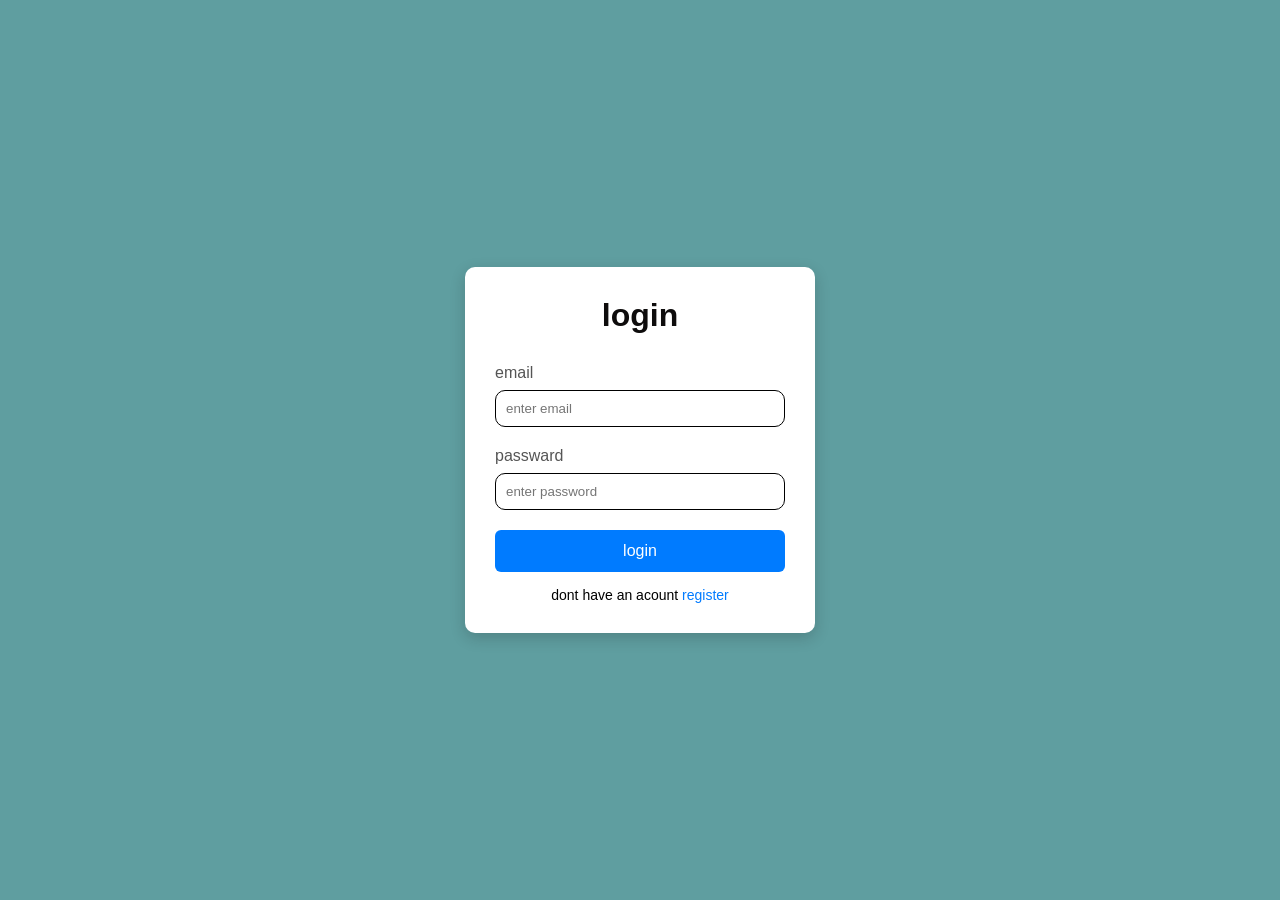
<file: abdul qadir/index.html>
<!DOCTYPE html>
<html lang="en">
<head>
    <meta charset="UTF-8">
    <meta name="viewport" content="width=device-width, initial-scale=1.0">
    <title>Document</title>
    <link rel="stylesheet" href="index.css">
</head>
<body>
    <div class="login-box">
<h1>login</h1>
<form id="loginform">
    <div class="input-box">
        <label >
            email
        </label>
        <input type="text" class="email" placeholder="enter email " required>
    </div>

      <div class="input-box">
        <label >
            passward
        </label>
        <input type="text" class="password" placeholder="enter password " required>
    </div>
    <button type="submit" class="btn">login</button>
 <p class="error" id="error"></p>
    <div class="extra">
        <p>dont have an acount <a href="#">register</a></p>
    </div>
</form>
  </div>  
  <script src="index.js"></script>
</body>
</html>
</file>
<file: abdul qadir/index.css>
*{margin: 0;
padding: 0;
box-sizing: border-box;
font-family: Arial, Helvetica, sans-serif;

}


body{
    height: 100vh;
    display: flex;
    justify-content: center;
    align-items: center;
    background-color: cadetblue;
}
.login-box{
    width: 350px;
    background-color: #fff;
padding: 30px;
border-radius: 10px;
      box-shadow:0 5px 15px rgba(24, 23, 23, 0.2);
}
.login-box h1{
    text-align: center;
margin-bottom: 30px ;
color: #0e0c0c;

}
.input-box{
    margin-bottom: 20px;
}
.input-box label{
    display: block;
    margin-bottom: 8px;
    color: #555;
}

.input-box input{
    width: 100%;
    padding: 10px;
    border: 1px solid;
    border-radius: 10px;
    outline: none;
    transition: o.3s;
}
 .input-box input:focus{
    border-color: #007bff;

 }

 .btn{
    width: 100%;
    padding: 12px;
    border: none;
    border-radius: 6px;
    background-color: #007bff;
    color: white;
    font-size: 16px;
    cursor: pointer;
   transition:0.3s;
 }
 .btn:hover{
    background:#0056b3;
 }
 .extra{
    text-align: center;
         margin-top:15px;
      font-size:14px;
 }
 .extra a{
    color: #007bff;
   text-decoration: none;
 }
</file>
